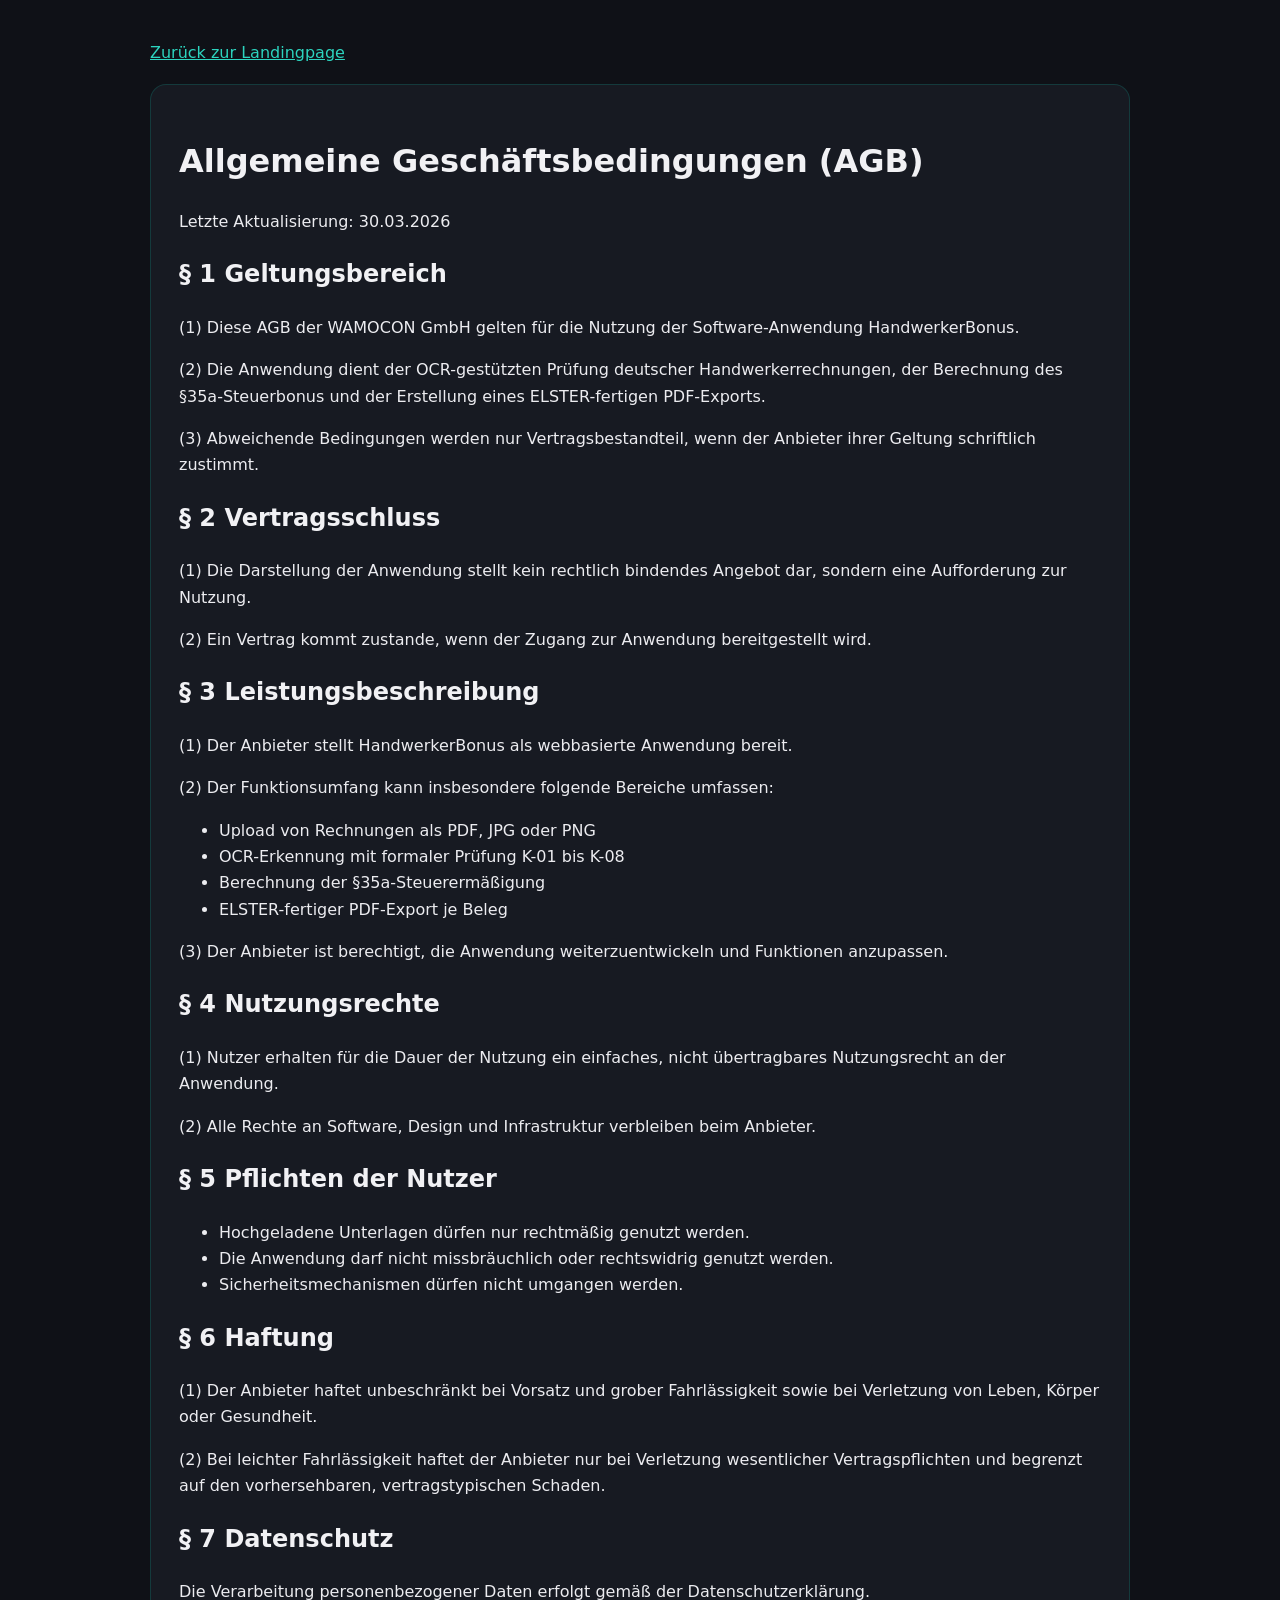
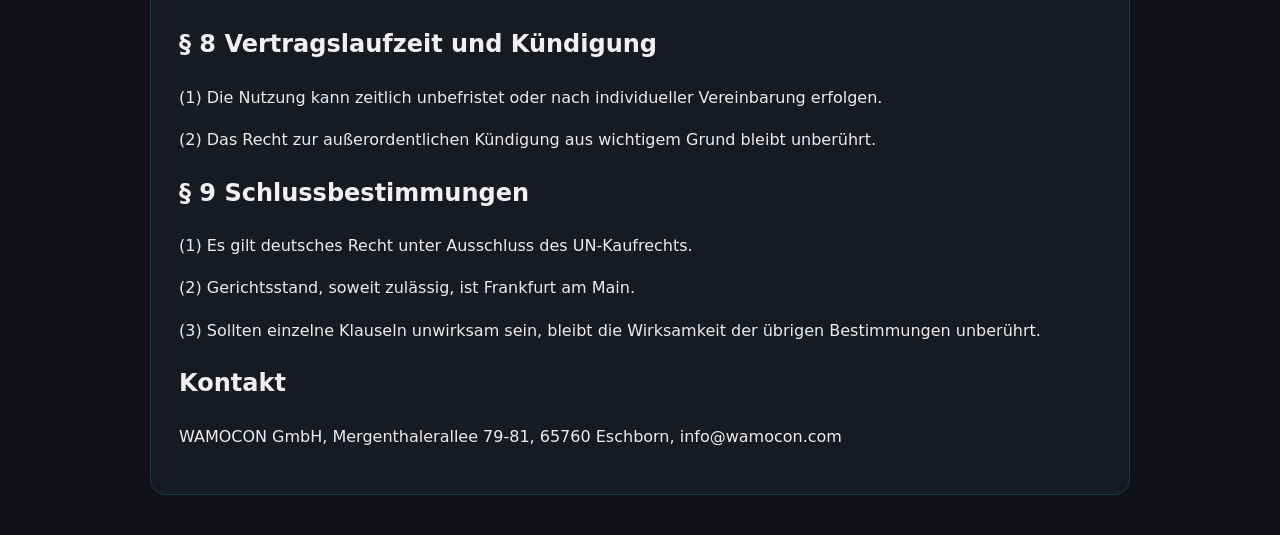
<file: agb.html>
<!DOCTYPE html>
<html lang="de">
<head>
  <meta charset="UTF-8">
  <meta name="viewport" content="width=device-width, initial-scale=1.0">
  <title>AGB | HandwerkerBonus</title>
  <meta name="description" content="Allgemeine Geschäftsbedingungen für die Nutzung von HandwerkerBonus.">
  <meta name="theme-color" content="#0f766e">
  <link rel="icon" href="handwerkerbonus-mark.svg" type="image/svg+xml">
  <link rel="canonical" href="https://hardwarebonus.eu/agb.html">
  <style>
    body{font-family:Inter,system-ui,sans-serif;background:#0f1117;color:#ececf0;margin:0;line-height:1.65}
    .wrap{max-width:980px;margin:0 auto;padding:40px 20px}
    .card{background:#171a22;border:1px solid rgba(15,118,110,.35);border-radius:16px;padding:28px}
    h1,h2{color:#f1f1f4}
    a{color:#2dd4bf}
    .top{margin-bottom:18px}
  </style>
</head>
<body>
  <div class="wrap">
    <div class="top"><a href="index.html">Zurück zur Landingpage</a></div>
    <div class="card">
      <h1>Allgemeine Geschäftsbedingungen (AGB)</h1>
      <p>Letzte Aktualisierung: 30.03.2026</p>

      <h2>§ 1 Geltungsbereich</h2>
      <p>(1) Diese AGB der WAMOCON GmbH gelten für die Nutzung der Software-Anwendung HandwerkerBonus.</p>
      <p>(2) Die Anwendung dient der OCR-gestützten Prüfung deutscher Handwerkerrechnungen, der Berechnung des §35a-Steuerbonus und der Erstellung eines ELSTER-fertigen PDF-Exports.</p>
      <p>(3) Abweichende Bedingungen werden nur Vertragsbestandteil, wenn der Anbieter ihrer Geltung schriftlich zustimmt.</p>

      <h2>§ 2 Vertragsschluss</h2>
      <p>(1) Die Darstellung der Anwendung stellt kein rechtlich bindendes Angebot dar, sondern eine Aufforderung zur Nutzung.</p>
      <p>(2) Ein Vertrag kommt zustande, wenn der Zugang zur Anwendung bereitgestellt wird.</p>

      <h2>§ 3 Leistungsbeschreibung</h2>
      <p>(1) Der Anbieter stellt HandwerkerBonus als webbasierte Anwendung bereit.</p>
      <p>(2) Der Funktionsumfang kann insbesondere folgende Bereiche umfassen:</p>
      <ul>
        <li>Upload von Rechnungen als PDF, JPG oder PNG</li>
        <li>OCR-Erkennung mit formaler Prüfung K-01 bis K-08</li>
        <li>Berechnung der §35a-Steuerermäßigung</li>
        <li>ELSTER-fertiger PDF-Export je Beleg</li>
      </ul>
      <p>(3) Der Anbieter ist berechtigt, die Anwendung weiterzuentwickeln und Funktionen anzupassen.</p>

      <h2>§ 4 Nutzungsrechte</h2>
      <p>(1) Nutzer erhalten für die Dauer der Nutzung ein einfaches, nicht übertragbares Nutzungsrecht an der Anwendung.</p>
      <p>(2) Alle Rechte an Software, Design und Infrastruktur verbleiben beim Anbieter.</p>

      <h2>§ 5 Pflichten der Nutzer</h2>
      <ul>
        <li>Hochgeladene Unterlagen dürfen nur rechtmäßig genutzt werden.</li>
        <li>Die Anwendung darf nicht missbräuchlich oder rechtswidrig genutzt werden.</li>
        <li>Sicherheitsmechanismen dürfen nicht umgangen werden.</li>
      </ul>

      <h2>§ 6 Haftung</h2>
      <p>(1) Der Anbieter haftet unbeschränkt bei Vorsatz und grober Fahrlässigkeit sowie bei Verletzung von Leben, Körper oder Gesundheit.</p>
      <p>(2) Bei leichter Fahrlässigkeit haftet der Anbieter nur bei Verletzung wesentlicher Vertragspflichten und begrenzt auf den vorhersehbaren, vertragstypischen Schaden.</p>

      <h2>§ 7 Datenschutz</h2>
      <p>Die Verarbeitung personenbezogener Daten erfolgt gemäß der Datenschutzerklärung.</p>

      <h2>§ 8 Vertragslaufzeit und Kündigung</h2>
      <p>(1) Die Nutzung kann zeitlich unbefristet oder nach individueller Vereinbarung erfolgen.</p>
      <p>(2) Das Recht zur außerordentlichen Kündigung aus wichtigem Grund bleibt unberührt.</p>

      <h2>§ 9 Schlussbestimmungen</h2>
      <p>(1) Es gilt deutsches Recht unter Ausschluss des UN-Kaufrechts.</p>
      <p>(2) Gerichtsstand, soweit zulässig, ist Frankfurt am Main.</p>
      <p>(3) Sollten einzelne Klauseln unwirksam sein, bleibt die Wirksamkeit der übrigen Bestimmungen unberührt.</p>

      <h2>Kontakt</h2>
      <p>WAMOCON GmbH, Mergenthalerallee 79-81, 65760 Eschborn, info@wamocon.com</p>
    </div>
  </div>
</body>
</html>
</file>
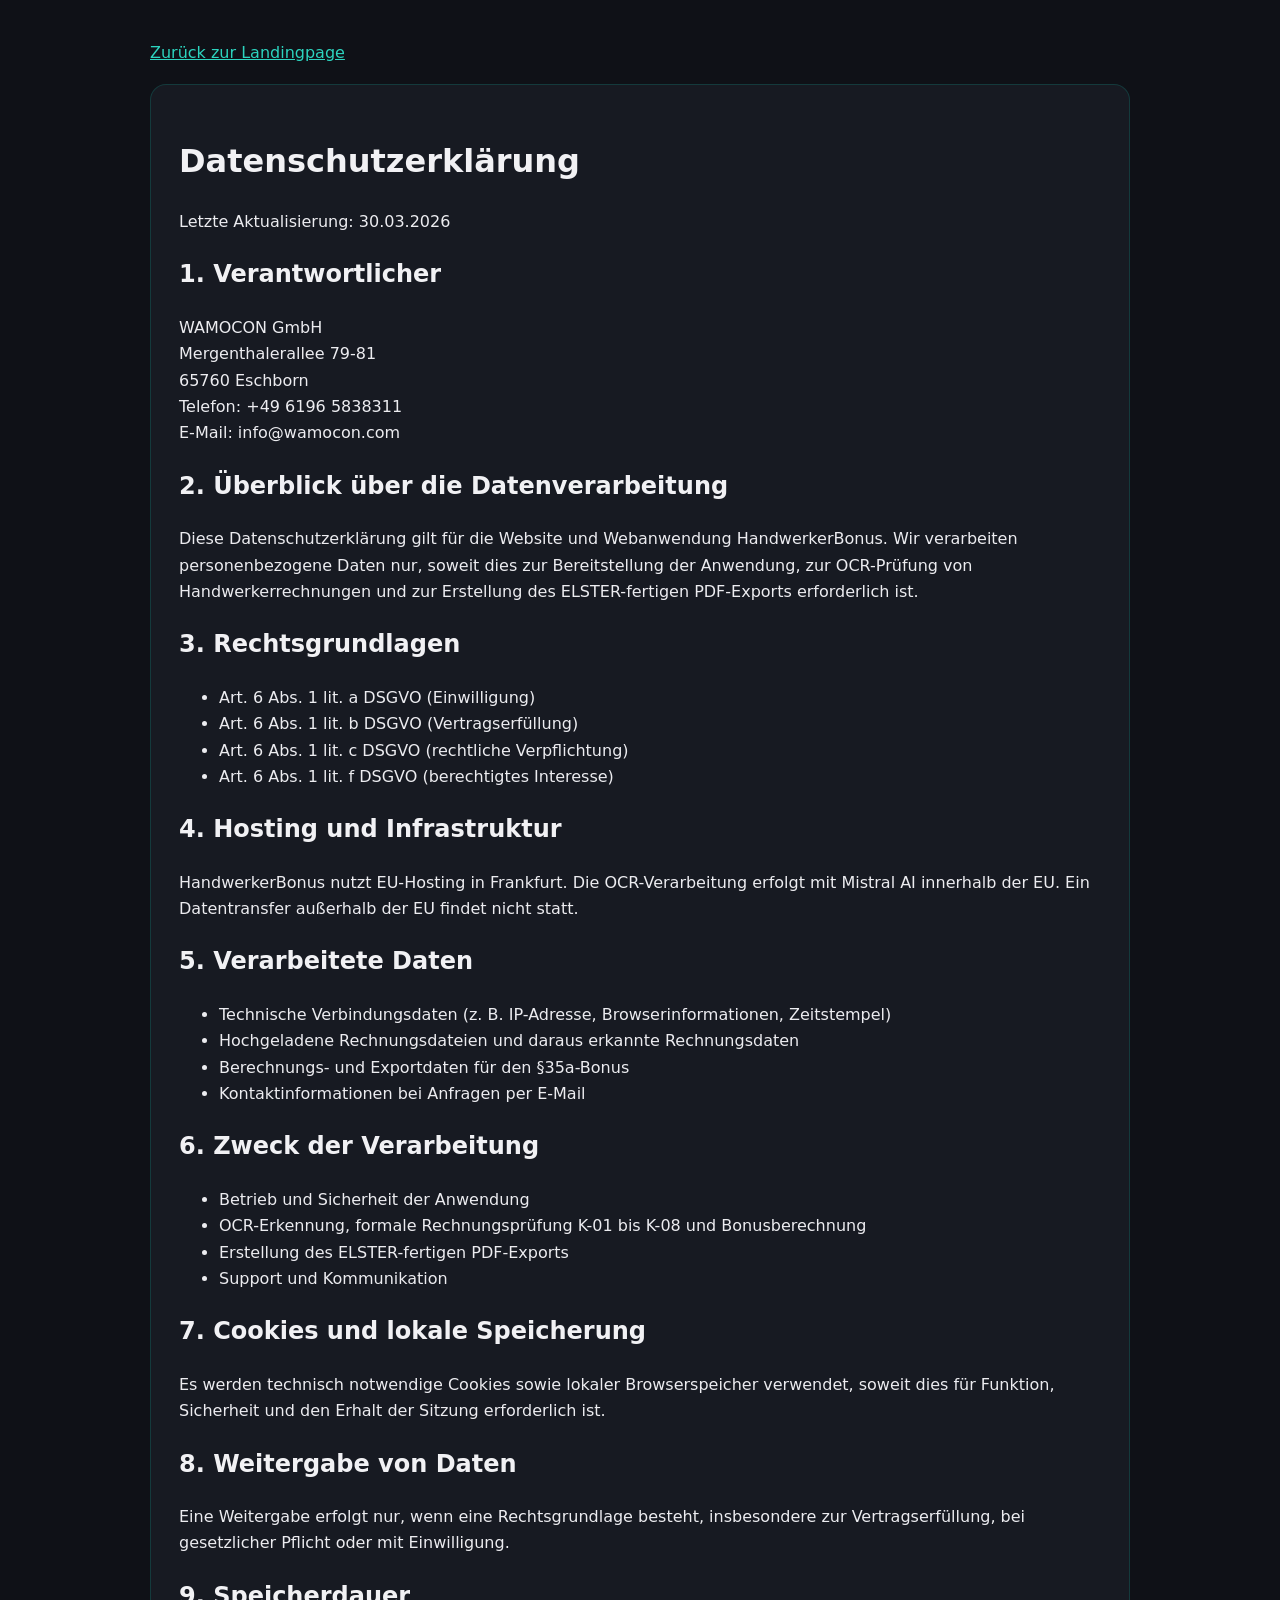
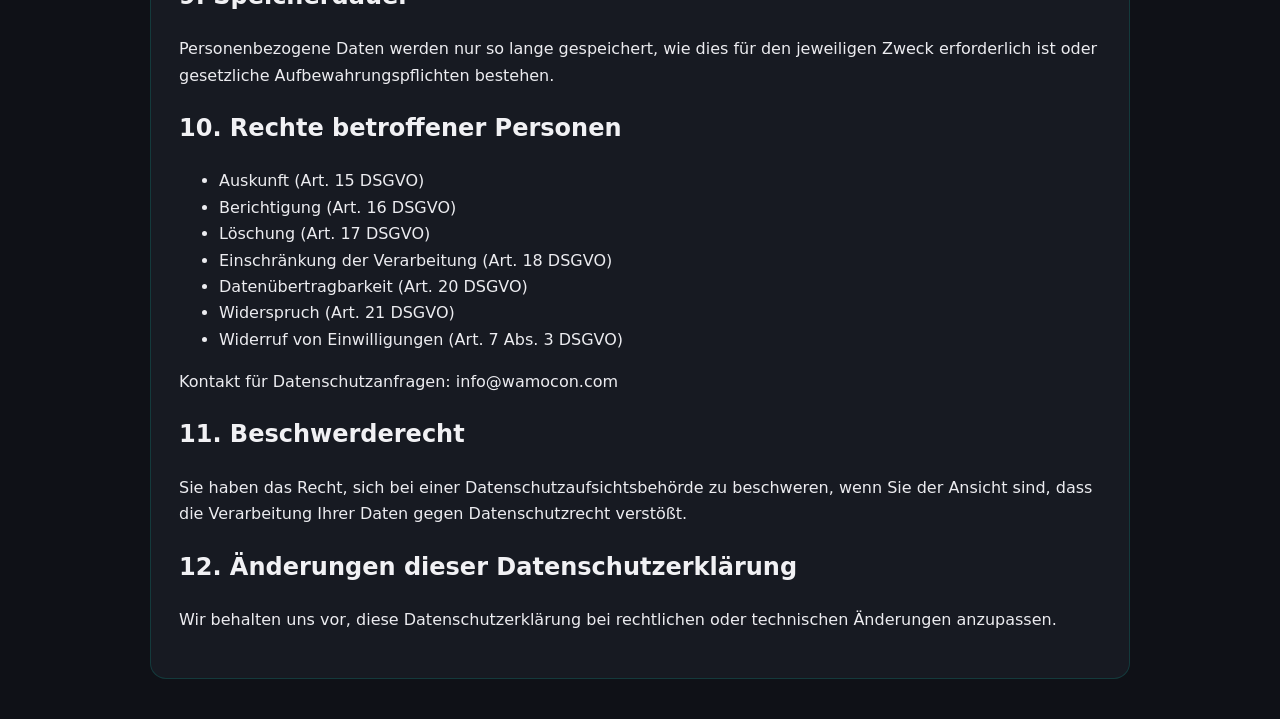
<file: datenschutz.html>
<!DOCTYPE html>
<html lang="de">
<head>
  <meta charset="UTF-8">
  <meta name="viewport" content="width=device-width, initial-scale=1.0">
  <title>Datenschutz | HandwerkerBonus</title>
  <meta name="description" content="Datenschutzhinweise für die Nutzung von HandwerkerBonus.">
  <meta name="theme-color" content="#0f766e">
  <link rel="icon" href="handwerkerbonus-mark.svg" type="image/svg+xml">
  <link rel="canonical" href="https://hardwarebonus.eu/datenschutz.html">
  <style>
    body{font-family:Inter,system-ui,sans-serif;background:#0f1117;color:#ececf0;margin:0;line-height:1.65}
    .wrap{max-width:980px;margin:0 auto;padding:40px 20px}
    .card{background:#171a22;border:1px solid rgba(15,118,110,.35);border-radius:16px;padding:28px}
    h1,h2{color:#f1f1f4}
    a{color:#2dd4bf}
    .top{margin-bottom:18px}
  </style>
</head>
<body>
  <div class="wrap">
    <div class="top"><a href="index.html">Zurück zur Landingpage</a></div>
    <div class="card">
      <h1>Datenschutzerklärung</h1>
      <p>Letzte Aktualisierung: 30.03.2026</p>

      <h2>1. Verantwortlicher</h2>
      <p>
        WAMOCON GmbH<br>
        Mergenthalerallee 79-81<br>
        65760 Eschborn<br>
        Telefon: +49 6196 5838311<br>
        E-Mail: info@wamocon.com
      </p>

      <h2>2. Überblick über die Datenverarbeitung</h2>
      <p>Diese Datenschutzerklärung gilt für die Website und Webanwendung HandwerkerBonus. Wir verarbeiten personenbezogene Daten nur, soweit dies zur Bereitstellung der Anwendung, zur OCR-Prüfung von Handwerkerrechnungen und zur Erstellung des ELSTER-fertigen PDF-Exports erforderlich ist.</p>

      <h2>3. Rechtsgrundlagen</h2>
      <ul>
        <li>Art. 6 Abs. 1 lit. a DSGVO (Einwilligung)</li>
        <li>Art. 6 Abs. 1 lit. b DSGVO (Vertragserfüllung)</li>
        <li>Art. 6 Abs. 1 lit. c DSGVO (rechtliche Verpflichtung)</li>
        <li>Art. 6 Abs. 1 lit. f DSGVO (berechtigtes Interesse)</li>
      </ul>

      <h2>4. Hosting und Infrastruktur</h2>
      <p>HandwerkerBonus nutzt EU-Hosting in Frankfurt. Die OCR-Verarbeitung erfolgt mit Mistral AI innerhalb der EU. Ein Datentransfer außerhalb der EU findet nicht statt.</p>

      <h2>5. Verarbeitete Daten</h2>
      <ul>
        <li>Technische Verbindungsdaten (z. B. IP-Adresse, Browserinformationen, Zeitstempel)</li>
        <li>Hochgeladene Rechnungsdateien und daraus erkannte Rechnungsdaten</li>
        <li>Berechnungs- und Exportdaten für den §35a-Bonus</li>
        <li>Kontaktinformationen bei Anfragen per E-Mail</li>
      </ul>

      <h2>6. Zweck der Verarbeitung</h2>
      <ul>
        <li>Betrieb und Sicherheit der Anwendung</li>
        <li>OCR-Erkennung, formale Rechnungsprüfung K-01 bis K-08 und Bonusberechnung</li>
        <li>Erstellung des ELSTER-fertigen PDF-Exports</li>
        <li>Support und Kommunikation</li>
      </ul>

      <h2>7. Cookies und lokale Speicherung</h2>
      <p>Es werden technisch notwendige Cookies sowie lokaler Browserspeicher verwendet, soweit dies für Funktion, Sicherheit und den Erhalt der Sitzung erforderlich ist.</p>

      <h2>8. Weitergabe von Daten</h2>
      <p>Eine Weitergabe erfolgt nur, wenn eine Rechtsgrundlage besteht, insbesondere zur Vertragserfüllung, bei gesetzlicher Pflicht oder mit Einwilligung.</p>

      <h2>9. Speicherdauer</h2>
      <p>Personenbezogene Daten werden nur so lange gespeichert, wie dies für den jeweiligen Zweck erforderlich ist oder gesetzliche Aufbewahrungspflichten bestehen.</p>

      <h2>10. Rechte betroffener Personen</h2>
      <ul>
        <li>Auskunft (Art. 15 DSGVO)</li>
        <li>Berichtigung (Art. 16 DSGVO)</li>
        <li>Löschung (Art. 17 DSGVO)</li>
        <li>Einschränkung der Verarbeitung (Art. 18 DSGVO)</li>
        <li>Datenübertragbarkeit (Art. 20 DSGVO)</li>
        <li>Widerspruch (Art. 21 DSGVO)</li>
        <li>Widerruf von Einwilligungen (Art. 7 Abs. 3 DSGVO)</li>
      </ul>
      <p>Kontakt für Datenschutzanfragen: info@wamocon.com</p>

      <h2>11. Beschwerderecht</h2>
      <p>Sie haben das Recht, sich bei einer Datenschutzaufsichtsbehörde zu beschweren, wenn Sie der Ansicht sind, dass die Verarbeitung Ihrer Daten gegen Datenschutzrecht verstößt.</p>

      <h2>12. Änderungen dieser Datenschutzerklärung</h2>
      <p>Wir behalten uns vor, diese Datenschutzerklärung bei rechtlichen oder technischen Änderungen anzupassen.</p>
    </div>
  </div>
</body>
</html>
</file>
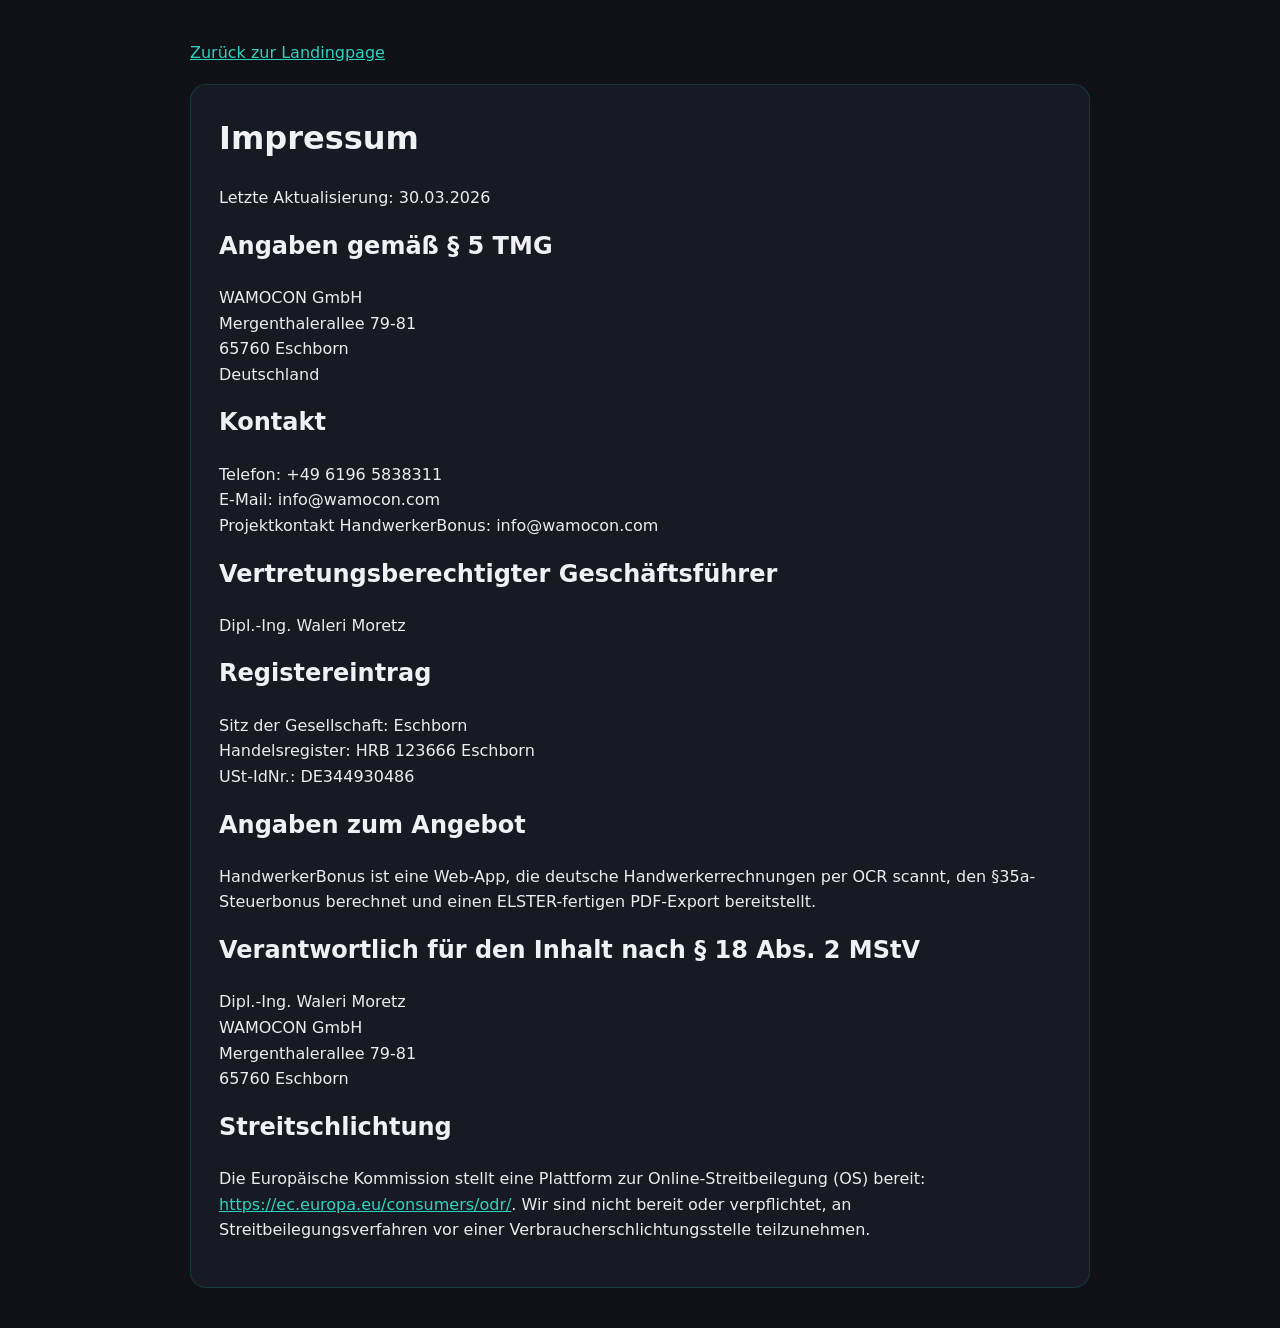
<file: impressum.html>
<!DOCTYPE html>
<html lang="de">
<head>
  <meta charset="UTF-8">
  <meta name="viewport" content="width=device-width, initial-scale=1.0">
  <title>Impressum | HandwerkerBonus</title>
  <meta name="description" content="Impressum von HandwerkerBonus der WAMOCON GmbH.">
  <meta name="theme-color" content="#0f766e">
  <link rel="icon" href="handwerkerbonus-mark.svg" type="image/svg+xml">
  <link rel="canonical" href="https://hardwarebonus.eu/impressum.html">
  <style>
    body{font-family:Inter,system-ui,sans-serif;background:#0f1117;color:#ececf0;margin:0;line-height:1.6}
    .wrap{max-width:900px;margin:0 auto;padding:40px 20px}
    .card{background:#171a22;border:1px solid rgba(15,118,110,.35);border-radius:16px;padding:28px}
    h1,h2{margin-top:0;color:#f1f1f4}
    a{color:#2dd4bf}
    .top{margin-bottom:18px}
  </style>
</head>
<body>
  <div class="wrap">
    <div class="top"><a href="index.html">Zurück zur Landingpage</a></div>
    <div class="card">
      <h1>Impressum</h1>
      <p>Letzte Aktualisierung: 30.03.2026</p>

      <h2>Angaben gemäß § 5 TMG</h2>
      <p>
        WAMOCON GmbH<br>
        Mergenthalerallee 79-81<br>
        65760 Eschborn<br>
        Deutschland
      </p>

      <h2>Kontakt</h2>
      <p>
        Telefon: +49 6196 5838311<br>
        E-Mail: info@wamocon.com<br>
        Projektkontakt HandwerkerBonus: info@wamocon.com
      </p>

      <h2>Vertretungsberechtigter Geschäftsführer</h2>
      <p>Dipl.-Ing. Waleri Moretz</p>

      <h2>Registereintrag</h2>
      <p>
        Sitz der Gesellschaft: Eschborn<br>
        Handelsregister: HRB 123666 Eschborn<br>
        USt-IdNr.: DE344930486
      </p>

      <h2>Angaben zum Angebot</h2>
      <p>
        HandwerkerBonus ist eine Web-App, die deutsche Handwerkerrechnungen per OCR scannt, den §35a-Steuerbonus berechnet und einen ELSTER-fertigen PDF-Export bereitstellt.
      </p>

      <h2>Verantwortlich für den Inhalt nach § 18 Abs. 2 MStV</h2>
      <p>
        Dipl.-Ing. Waleri Moretz<br>
        WAMOCON GmbH<br>
        Mergenthalerallee 79-81<br>
        65760 Eschborn
      </p>

      <h2>Streitschlichtung</h2>
      <p>
        Die Europäische Kommission stellt eine Plattform zur Online-Streitbeilegung (OS) bereit:
        <a href="https://ec.europa.eu/consumers/odr/" target="_blank" rel="noopener noreferrer">https://ec.europa.eu/consumers/odr/</a>.
        Wir sind nicht bereit oder verpflichtet, an Streitbeilegungsverfahren vor einer Verbraucherschlichtungsstelle teilzunehmen.
      </p>
    </div>
  </div>
</body>
</html>
</file>
